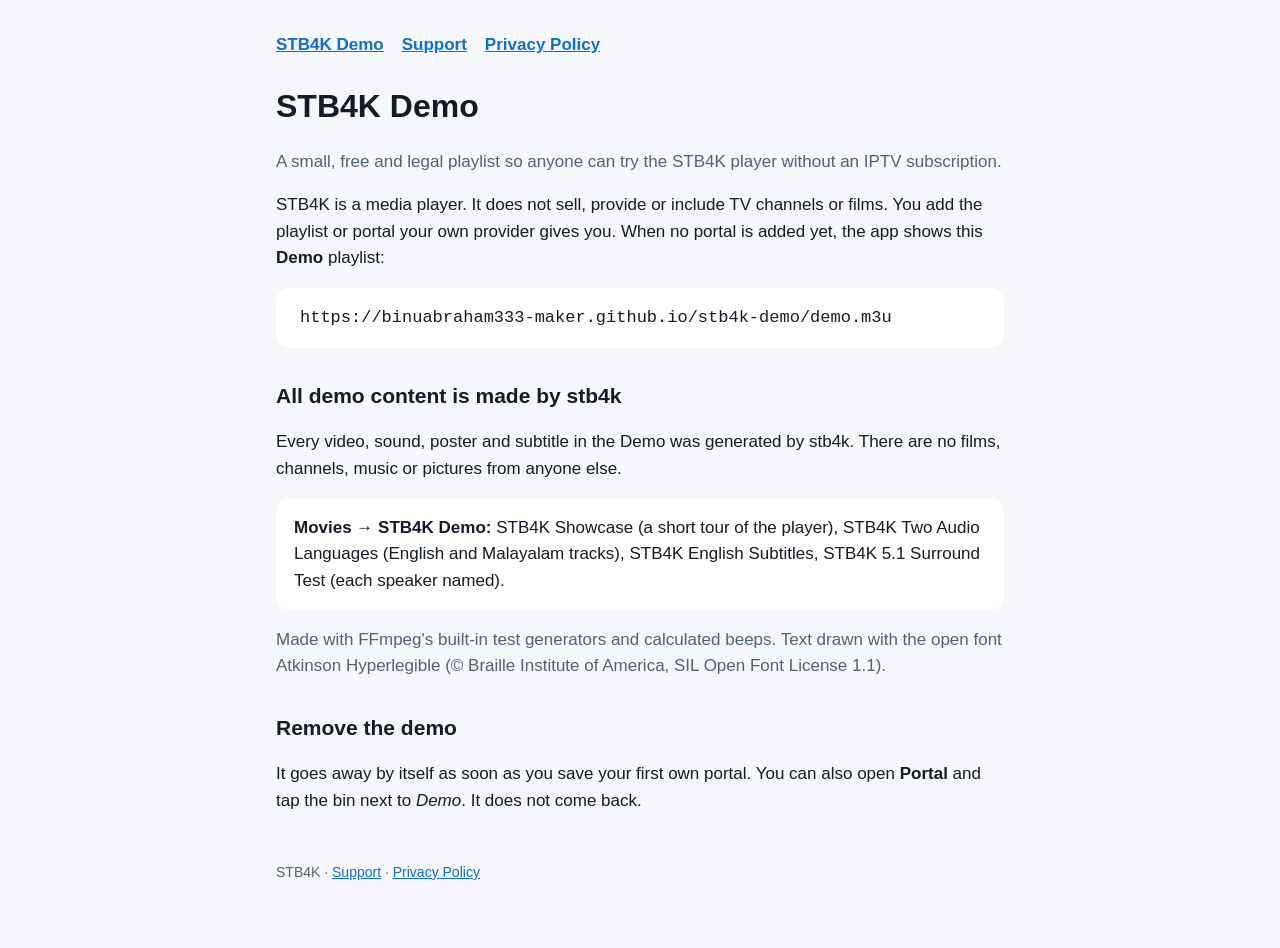
<file: index.html>
<!doctype html>
<html lang="en"><head><meta charset="utf-8"><meta name="viewport" content="width=device-width, initial-scale=1">
<title>STB4K Demo</title><link rel="stylesheet" href="style.css"></head>
<body><main>
<nav><a href="./">STB4K Demo</a><a href="support.html">Support</a><a href="privacy.html">Privacy Policy</a></nav>
<h1>STB4K Demo</h1>
<p class="muted">A small, free and legal playlist so anyone can try the STB4K player without an IPTV subscription.</p>
<p>STB4K is a media player. It does not sell, provide or include TV channels or films. You add the playlist or portal
your own provider gives you. When no portal is added yet, the app shows this <strong>Demo</strong> playlist:</p>
<div class="card"><code>https://binuabraham333-maker.github.io/stb4k-demo/demo.m3u</code></div>

<h2 id="credits">All demo content is made by stb4k</h2>
<p>Every video, sound, poster and subtitle in the Demo was generated by stb4k. There are no films, channels,
music or pictures from anyone else.</p>
<div class="card"><strong>Movies → STB4K Demo:</strong> STB4K Showcase (a short tour of the player), STB4K Two Audio Languages (English and Malayalam tracks), STB4K English Subtitles, STB4K 5.1 Surround Test (each speaker named).</div>
<p class="muted">Made with FFmpeg's built-in test generators and calculated beeps. Text drawn with the open font Atkinson
Hyperlegible (© Braille Institute of America, SIL Open Font License 1.1).</p>

<h2>Remove the demo</h2>
<p>It goes away by itself as soon as you save your first own portal. You can also open <strong>Portal</strong> and tap the bin next to <em>Demo</em>. It does not come back.</p>
<footer>STB4K · <a href="support.html">Support</a> · <a href="privacy.html">Privacy Policy</a></footer>
</main></body></html>
</file>
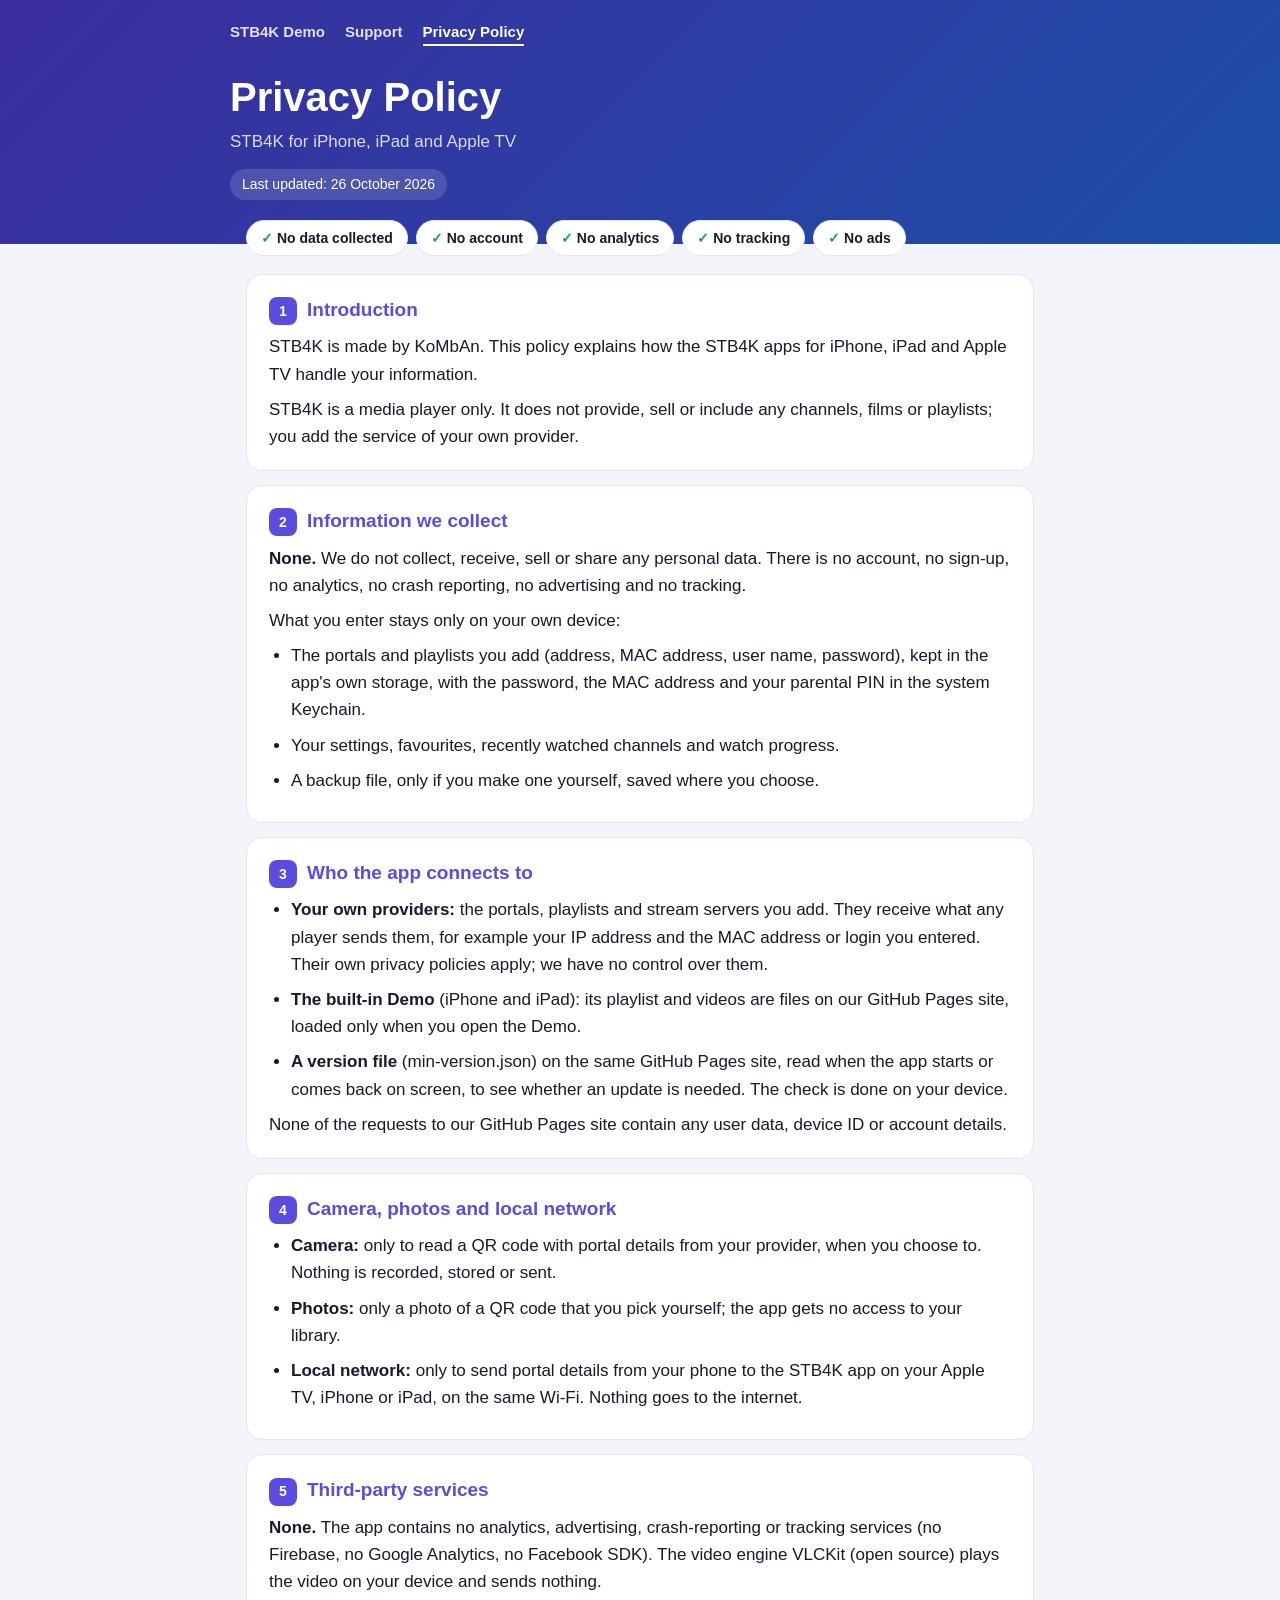
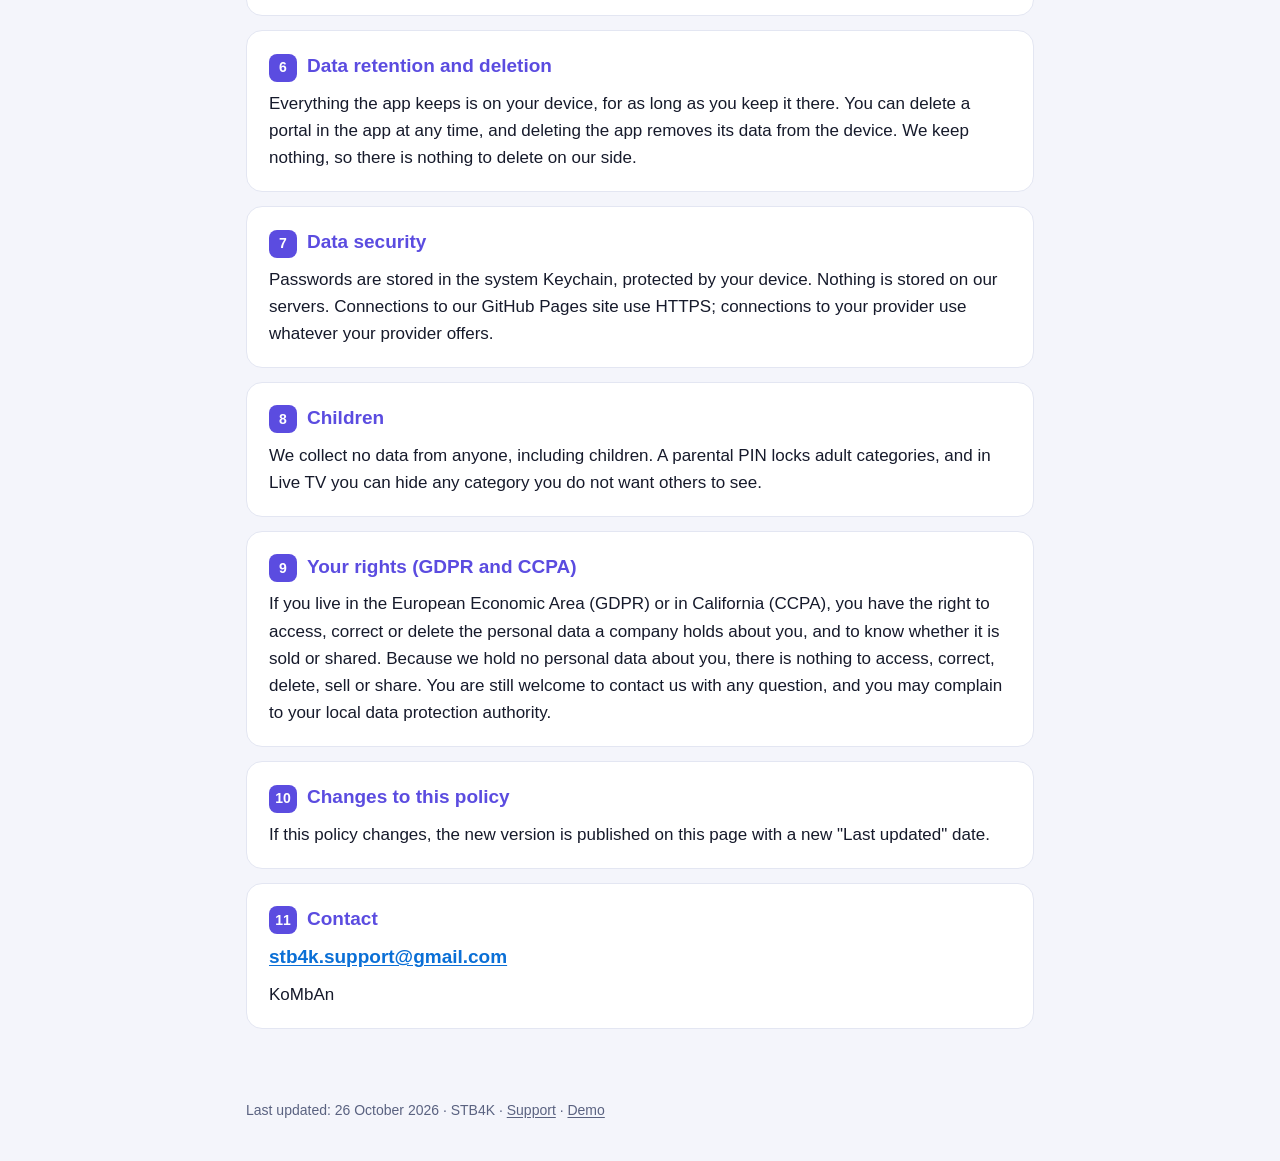
<file: privacy.html>
<!doctype html>
<html lang="en">
<head>
<meta charset="utf-8">
<meta name="viewport" content="width=device-width, initial-scale=1">
<title>STB4K Privacy Policy</title>
<meta name="description" content="STB4K does not collect any personal data: no account, no analytics, no tracking.">
<link rel="stylesheet" href="legal.css">
</head>
<body>
<header class="hero"><div class="wrap">
<nav><a href="./">STB4K Demo</a><a href="support.html">Support</a><a href="privacy.html" aria-current="page">Privacy Policy</a></nav>
<h1>Privacy Policy</h1>
<p>STB4K for iPhone, iPad and Apple TV</p>
<span class="updated">Last updated: 26 October 2026</span>
</div></header>

<main>
<div class="badges">
<span class="badge">No data collected</span><span class="badge">No account</span><span class="badge">No analytics</span>
<span class="badge">No tracking</span><span class="badge">No ads</span>
</div>

<section>
<h2><span class="n">1</span>Introduction</h2>
<p>STB4K is made by KoMbAn. This policy explains how the STB4K apps for iPhone, iPad and Apple TV
handle your information.</p>
<p>STB4K is a media player only. It does not provide, sell or include any channels, films or playlists; you add the
service of your own provider.</p>
</section>

<section>
<h2><span class="n">2</span>Information we collect</h2>
<p><strong>None.</strong> We do not collect, receive, sell or share any personal data. There is no account, no sign-up,
no analytics, no crash reporting, no advertising and no tracking.</p>
<p>What you enter stays only on your own device:</p>
<ul>
<li>The portals and playlists you add (address, MAC address, user name, password), kept in the app's own storage, with
the password, the MAC address and your parental PIN in the system Keychain.</li>
<li>Your settings, favourites, recently watched channels and watch progress.</li>
<li>A backup file, only if you make one yourself, saved where you choose.</li>
</ul>
</section>

<section>
<h2><span class="n">3</span>Who the app connects to</h2>
<ul>
<li><strong>Your own providers:</strong> the portals, playlists and stream servers you add. They receive what any player
sends them, for example your IP address and the MAC address or login you entered. Their own privacy policies apply; we
have no control over them.</li>
<li><strong>The built-in Demo</strong> (iPhone and iPad): its playlist and videos are files on our GitHub Pages site,
loaded only when you open the Demo.</li>
<li><strong>A version file</strong> (min-version.json) on the same GitHub Pages site, read when the app starts or comes
back on screen, to see whether an update is needed. The check is done on your device.</li>
</ul>
<p>None of the requests to our GitHub Pages site contain any user data, device ID or account details.</p>
</section>

<section>
<h2><span class="n">4</span>Camera, photos and local network</h2>
<ul>
<li><strong>Camera:</strong> only to read a QR code with portal details from your provider, when you choose to. Nothing
is recorded, stored or sent.</li>
<li><strong>Photos:</strong> only a photo of a QR code that you pick yourself; the app gets no access to your library.</li>
<li><strong>Local network:</strong> only to send portal details from your phone to the STB4K app on your Apple TV, iPhone
or iPad, on the same Wi-Fi. Nothing goes to the internet.</li>
</ul>
</section>

<section>
<h2><span class="n">5</span>Third-party services</h2>
<p><strong>None.</strong> The app contains no analytics, advertising, crash-reporting or tracking services (no Firebase,
no Google Analytics, no Facebook SDK). The video engine VLCKit (open source) plays the video on your device and sends
nothing.</p>
</section>

<section>
<h2><span class="n">6</span>Data retention and deletion</h2>
<p>Everything the app keeps is on your device, for as long as you keep it there. You can delete a portal in the app at any
time, and deleting the app removes its data from the device. We keep nothing, so there is nothing to delete on our side.</p>
</section>

<section>
<h2><span class="n">7</span>Data security</h2>
<p>Passwords are stored in the system Keychain, protected by your device. Nothing is stored on our servers. Connections to
our GitHub Pages site use HTTPS; connections to your provider use whatever your provider offers.</p>
</section>

<section>
<h2><span class="n">8</span>Children</h2>
<p>We collect no data from anyone, including children. A parental PIN locks adult categories, and in Live TV you can hide
any category you do not want others to see.</p>
</section>

<section>
<h2><span class="n">9</span>Your rights (GDPR and CCPA)</h2>
<p>If you live in the European Economic Area (GDPR) or in California (CCPA), you have the right to access, correct or delete
the personal data a company holds about you, and to know whether it is sold or shared. Because we hold no personal data
about you, there is nothing to access, correct, delete, sell or share. You are still welcome to contact us with any
question, and you may complain to your local data protection authority.</p>
</section>

<section>
<h2><span class="n">10</span>Changes to this policy</h2>
<p>If this policy changes, the new version is published on this page with a new "Last updated" date.</p>
</section>

<section>
<h2><span class="n">11</span>Contact</h2>
<p class="contact"><a href="mailto:stb4k.support@gmail.com">stb4k.support@gmail.com</a></p>
<p>KoMbAn</p>
</section>
</main>

<footer>Last updated: 26 October 2026 · STB4K · <a href="support.html">Support</a> · <a href="./">Demo</a></footer>
</body>
</html>
</file>
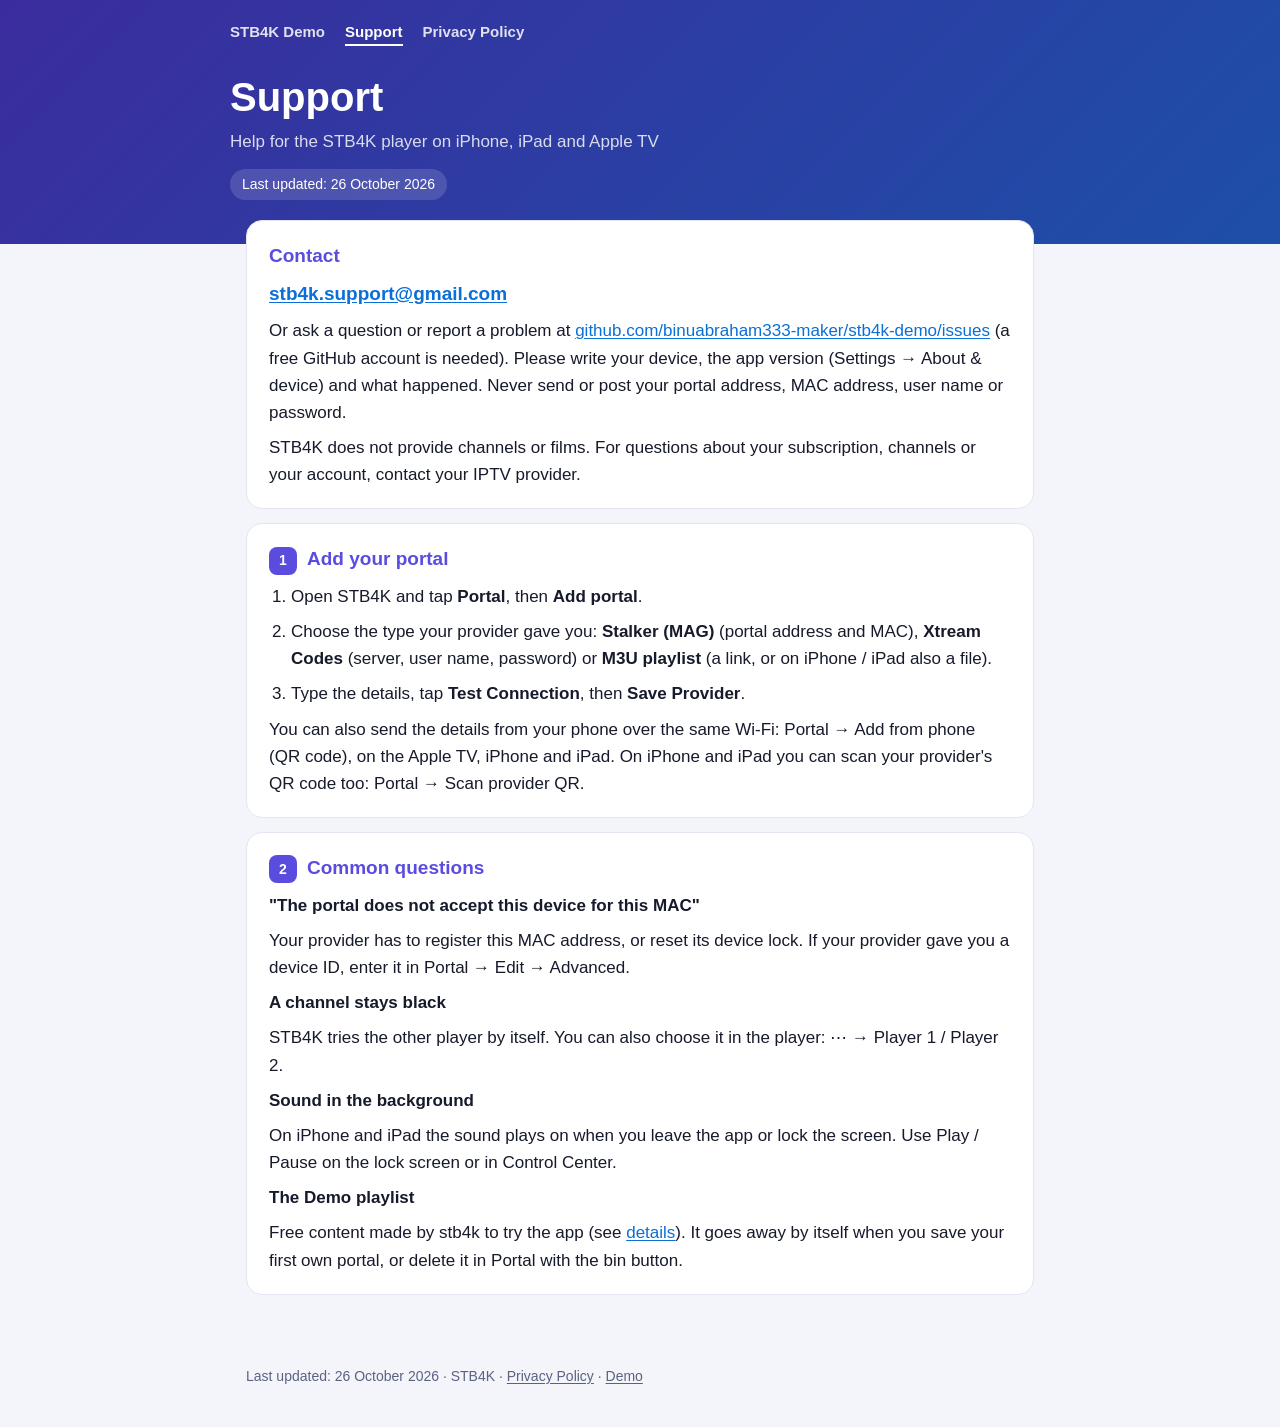
<file: support.html>
<!doctype html>
<html lang="en">
<head>
<meta charset="utf-8">
<meta name="viewport" content="width=device-width, initial-scale=1">
<title>STB4K Support</title>
<meta name="description" content="Help for the STB4K player on iPhone, iPad and Apple TV.">
<link rel="stylesheet" href="legal.css">
</head>
<body>
<header class="hero"><div class="wrap">
<nav><a href="./">STB4K Demo</a><a href="support.html" aria-current="page">Support</a><a href="privacy.html">Privacy Policy</a></nav>
<h1>Support</h1>
<p>Help for the STB4K player on iPhone, iPad and Apple TV</p>
<span class="updated">Last updated: 26 October 2026</span>
</div></header>

<main>
<div class="card">
<h2>Contact</h2>
<p class="contact"><a href="mailto:stb4k.support@gmail.com">stb4k.support@gmail.com</a></p>
<p>Or ask a question or report a problem at
<a href="https://github.com/binuabraham333-maker/stb4k-demo/issues">github.com/binuabraham333-maker/stb4k-demo/issues</a>
(a free GitHub account is needed). Please write your device, the app version (Settings → About &amp; device) and what
happened. Never send or post your portal address, MAC address, user name or password.</p>
<p>STB4K does not provide channels or films. For questions about your subscription, channels or your account, contact
your IPTV provider.</p>
</div>

<section>
<h2><span class="n">1</span>Add your portal</h2>
<ol>
<li>Open STB4K and tap <strong>Portal</strong>, then <strong>Add portal</strong>.</li>
<li>Choose the type your provider gave you: <strong>Stalker (MAG)</strong> (portal address and MAC),
<strong>Xtream Codes</strong> (server, user name, password) or <strong>M3U playlist</strong> (a link, or on iPhone / iPad
also a file).</li>
<li>Type the details, tap <strong>Test Connection</strong>, then <strong>Save Provider</strong>.</li>
</ol>
<p>You can also send the details from your phone over the same Wi-Fi: Portal → Add from phone (QR code), on the Apple TV,
iPhone and iPad. On iPhone and iPad you can scan your provider's QR code too: Portal → Scan provider QR.</p>
</section>

<section>
<h2><span class="n">2</span>Common questions</h2>
<p class="q">"The portal does not accept this device for this MAC"</p>
<p>Your provider has to register this MAC address, or reset its device lock. If your provider gave you a device ID, enter
it in Portal → Edit → Advanced.</p>
<p class="q">A channel stays black</p>
<p>STB4K tries the other player by itself. You can also choose it in the player: ⋯ → Player 1 / Player 2.</p>
<p class="q">Sound in the background</p>
<p>On iPhone and iPad the sound plays on when you leave the app or lock the screen. Use Play / Pause on the lock screen or
in Control Center.</p>
<p class="q">The Demo playlist</p>
<p>Free content made by stb4k to try the app (see <a href="./#credits">details</a>). It goes away by itself when you save
your first own portal, or delete it in Portal with the bin button.</p>
</section>
</main>

<footer>Last updated: 26 October 2026 · STB4K · <a href="privacy.html">Privacy Policy</a> · <a href="./">Demo</a></footer>
</body>
</html>
</file>
<file: style.css>
:root { --bg: #0b0f1a; --card: #151b2b; --text: #e8ecf4; --muted: #9aa4b8; --accent: #2f9bff; }
@media (prefers-color-scheme: light) { :root { --bg: #f5f7fb; --card: #ffffff; --text: #141a26; --muted: #556075; --accent: #0a6fd6; } }
* { box-sizing: border-box; }
body { margin: 0; background: var(--bg); color: var(--text); font: 17px/1.55 -apple-system, BlinkMacSystemFont, "Segoe UI", Roboto, sans-serif; }
main { max-width: 760px; margin: 0 auto; padding: 32px 16px 64px; }
h1 { font-size: 32px; margin: 0 0 4px; } h2 { font-size: 21px; margin: 32px 0 8px; }
p, li { color: var(--text); } .muted { color: var(--muted); }
a { color: var(--accent); }
nav { display: flex; gap: 18px; flex-wrap: wrap; margin: 0 0 24px; font-weight: 600; }
.card { background: var(--card); border-radius: 14px; padding: 16px 18px; margin: 12px 0; }
code { background: var(--card); padding: 2px 6px; border-radius: 6px; word-break: break-all; }
footer { margin-top: 48px; font-size: 14px; color: var(--muted); }
</file>
<file: legal.css>
/* Privacy Policy and Support pages */
:root {
  --bg: #0b0d1c; --card: #151a30; --card-edge: #242b48; --text: #e9ecf7; --muted: #a3abc4;
  --accent: #7c6cff; --accent-2: #2f9bff; --ok: #34d399; --head-from: #2a1f6b; --head-to: #0f2a5c;
}
@media (prefers-color-scheme: light) {
  :root { --bg: #f4f5fb; --card: #ffffff; --card-edge: #e3e6f2; --text: #161a2b; --muted: #5a6280;
          --accent: #5b4ce0; --accent-2: #0a6fd6; --ok: #0f9f6e; --head-from: #3b2c9e; --head-to: #1d4fa8; }
}
* { box-sizing: border-box; }
html { -webkit-text-size-adjust: 100%; }
body { margin: 0; background: var(--bg); color: var(--text);
       font: 17px/1.6 -apple-system, BlinkMacSystemFont, "Segoe UI", Roboto, Helvetica, Arial, sans-serif; }
a { color: var(--accent-2); text-underline-offset: 2px; }
.hero { background: linear-gradient(135deg, var(--head-from), var(--head-to)); color: #fff; padding: 20px 16px 44px; }
.wrap { max-width: 820px; margin: 0 auto; }
nav { display: flex; flex-wrap: wrap; gap: 8px 20px; font-weight: 600; font-size: 15px; margin-bottom: 28px; }
nav a { color: rgba(255,255,255,.85); text-decoration: none; }
nav a[aria-current="page"] { color: #fff; border-bottom: 2px solid #fff; }
.hero h1 { font-size: clamp(28px, 6vw, 40px); line-height: 1.15; margin: 0 0 8px; }
.hero p { margin: 0; color: rgba(255,255,255,.82); }
.updated { display: inline-block; margin-top: 14px; padding: 4px 12px; border-radius: 999px;
           background: rgba(255,255,255,.14); font-size: 14px; color: #fff; }
main { max-width: 820px; margin: -24px auto 0; padding: 0 16px 48px; }
.badges { display: flex; flex-wrap: wrap; gap: 8px; margin: 0 0 18px; }
.badge { background: var(--card); border: 1px solid var(--card-edge); border-radius: 999px; padding: 6px 14px;
         font-size: 14px; font-weight: 600; }
.badge::before { content: "✓ "; color: var(--ok); }
section, .card { background: var(--card); border: 1px solid var(--card-edge); border-radius: 16px;
                 padding: 20px 22px; margin: 0 0 14px; }
section h2, .card h2 { font-size: 19px; margin: 0 0 8px; color: var(--accent); display: flex; align-items: baseline; gap: 10px; }
section h2 .n { flex: none; display: inline-grid; place-items: center; width: 28px; height: 28px; border-radius: 8px;
                background: var(--accent); color: #fff; font-size: 14px; }
section p, section li, .card p, .card li { margin: 0 0 8px; }
section p:last-child, .card p:last-child { margin-bottom: 0; }
ul, ol { padding-left: 22px; margin: 0 0 8px; }
.q { font-weight: 700; color: var(--text); }
.contact { font-size: 19px; font-weight: 700; }
footer { max-width: 820px; margin: 0 auto; padding: 8px 16px 40px; font-size: 14px; color: var(--muted); }
footer a { color: var(--muted); }
@media (max-width: 520px) { section, .card { padding: 16px; border-radius: 14px; } body { font-size: 16px; } }
</file>
